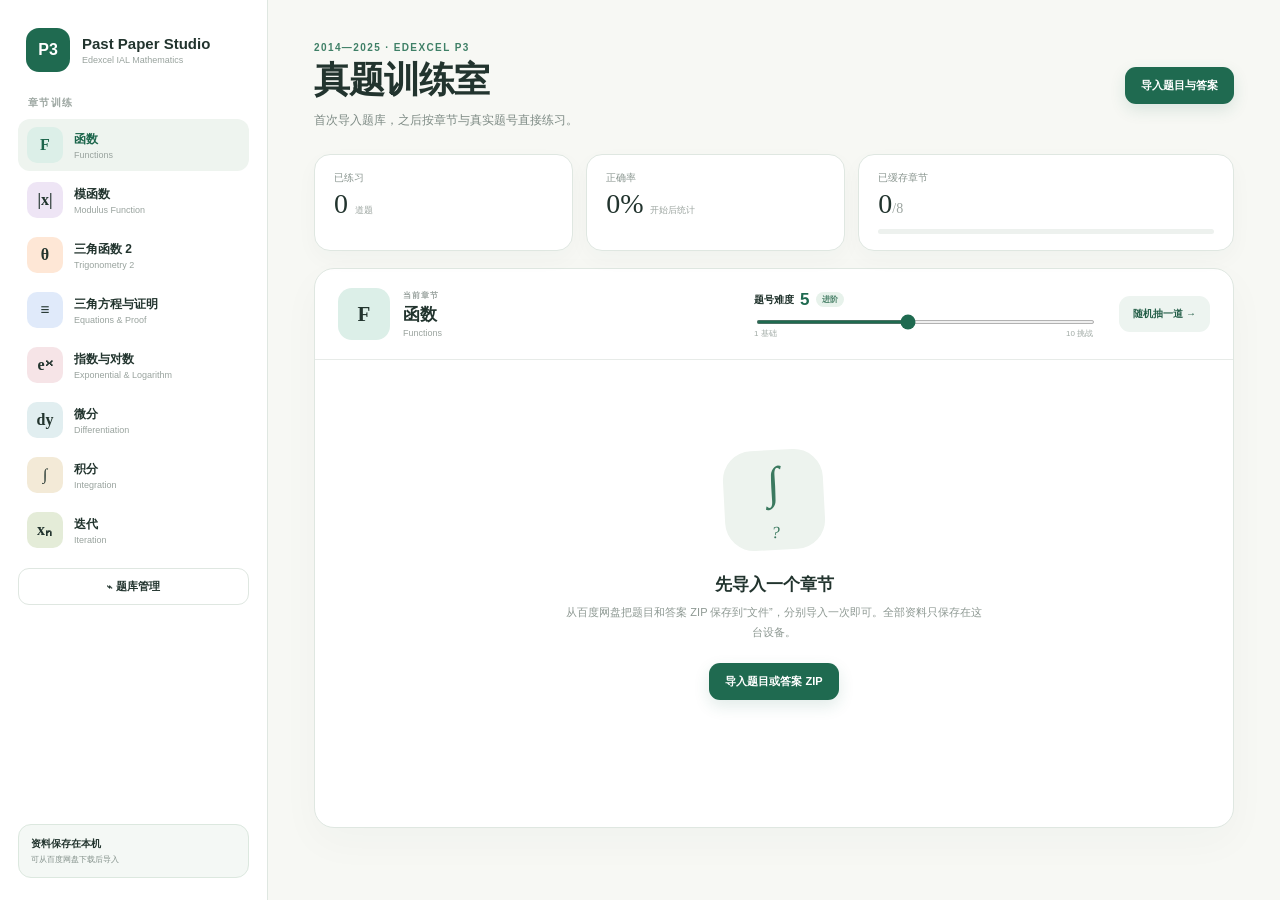
<file: index.html>
<!doctype html>
<html lang="zh-CN">
<head>
  <meta charset="utf-8">
  <meta name="viewport" content="width=device-width,initial-scale=1,viewport-fit=cover">
  <meta name="theme-color" content="#1f6a50">
  <meta name="apple-mobile-web-app-capable" content="yes">
  <meta name="apple-mobile-web-app-status-bar-style" content="default">
  <meta name="apple-mobile-web-app-title" content="P3训练">
  <title>Edexcel P3 真题训练</title>
  <link rel="manifest" href="./manifest.webmanifest">
  <link rel="icon" href="./icon.svg" type="image/svg+xml">
  <link rel="apple-touch-icon" href="./icon-192.png">
  <link rel="stylesheet" href="./styles.css">
</head>
<body>
  <div class="app">
    <aside class="sidebar" id="sidebar">
      <div class="brand">
        <span class="brand-mark">P3</span>
        <span><b>Past Paper Studio</b><small>Edexcel IAL Mathematics</small></span>
      </div>
      <p class="nav-label">章节训练</p>
      <nav id="chapterNav" aria-label="章节"></nav>
      <button class="manager-link" id="openManager">⌁ 题库管理</button>
      <div class="local-note"><b>资料保存在本机</b><small>可从百度网盘下载后导入</small></div>
    </aside>

    <main class="main">
      <header class="topbar">
        <div>
          <p class="eyebrow">2014—2025 · EDEXCEL P3</p>
          <h1>真题训练室</h1>
          <p class="subtitle">首次导入题库，之后按章节与真实题号直接练习。</p>
        </div>
        <button class="primary" id="headerImport">导入题目与答案</button>
      </header>

      <div class="notice hidden" id="notice"><span id="noticeText"></span><button id="closeNotice">×</button></div>

      <section class="stats">
        <article><span>已练习</span><strong id="doneCount">0</strong><small>道题</small></article>
        <article><span>正确率</span><strong id="accuracy">0%</strong><small id="accuracyDetail">开始后统计</small></article>
        <article class="match-stat"><span>已缓存章节</span><strong><span id="matchCount">0</span><em>/8</em></strong><div class="progress"><i id="matchProgress"></i></div></article>
      </section>

      <section class="practice">
        <div class="practice-head">
          <div class="current-title">
            <span class="large-icon" id="largeIcon">F</span>
            <span><small>当前章节</small><b id="chapterZh">函数</b><em id="chapterEn">Functions</em></span>
          </div>
          <div class="difficulty">
            <label>题号难度 <b id="difficultyValue">5</b><span id="difficultyLabel">进阶</span></label>
            <input id="difficulty" type="range" min="1" max="10" value="5">
            <div><span>1 基础</span><span>10 挑战</span></div>
          </div>
          <button class="random" id="randomQuestion">随机抽一道 →</button>
        </div>

        <div class="empty" id="emptyState">
          <div class="empty-icon">∫<sup>?</sup></div>
          <h2>先导入一个章节</h2>
          <p>从百度网盘把题目和答案 ZIP 保存到“文件”，分别导入一次即可。全部资料只保存在这台设备。</p>
          <button class="primary" id="emptyImport">导入题目或答案 ZIP</button>
        </div>

        <div class="viewer hidden" id="viewer">
          <div class="viewer-toolbar">
            <div class="tabs"><button class="active" data-view="question" type="button">题目</button><button data-view="answer" type="button">答案</button></div>
            <span class="question-meta" id="questionMeta">等待抽题</span>
            <div class="viewer-actions">
              <div class="zoom-controls" aria-label="页面缩放">
                <button id="zoomOut" type="button" aria-label="缩小">−</button>
                <button id="zoomReset" type="button">适宽</button>
                <button id="zoomIn" type="button" aria-label="放大">＋</button>
              </div>
              <div class="pager">
                <button id="prevPage" type="button" aria-label="上一页">‹</button>
                <span>第 <input id="pageInput" inputmode="numeric" pattern="[0-9]*" value="2" aria-label="页码"> / <span id="pageTotal">—</span> 页</span>
                <button id="nextPage" type="button" aria-label="下一页">›</button>
              </div>
            </div>
          </div>
          <div class="pdf-stage" id="pdfStage" tabindex="0" aria-label="PDF 页面阅读区">
            <div class="pdf-status" id="pdfLoading" role="status">正在打开页面…</div>
            <canvas id="pdfCanvas" class="hidden" aria-label="当前 PDF 页面"></canvas>
            <div class="pdf-error hidden" id="pdfError" role="alert">
              <b>这页暂时无法显示</b>
              <p id="pdfErrorText">请重试，或打开原 PDF。</p>
              <button id="openOriginal" type="button">打开原 PDF</button>
            </div>
          </div>
          <div class="result-row"><span>这道题做得怎么样？</span><button class="retry" id="retry">需要重做</button><button class="mastered" id="mastered">已经掌握</button></div>
        </div>
      </section>
    </main>
  </div>

  <dialog id="managerDialog">
    <form method="dialog" class="dialog-card">
      <div class="dialog-head"><div><p class="eyebrow">LOCAL LIBRARY</p><h2>题库管理</h2></div><button class="close" value="cancel">×</button></div>
      <p class="dialog-tip"><b>首次设置：</b>先选择题目 ZIP，完成后再选择答案 ZIP。大文件会逐份导入；更新同名章节时自动替换，练习记录不会删除。</p>
      <label class="drop-zone" id="dropZone">选择题目 ZIP、答案 ZIP 或 PDF<input id="fileInput" type="file" accept=".pdf,.zip,application/pdf,application/zip" multiple></label>
      <div class="library-list" id="libraryList"></div>
      <div class="backup-row"><button type="button" id="exportProgress">导出学习记录</button><label>导入学习记录<input id="importProgress" type="file" accept="application/json,.json"></label></div>
    </form>
  </dialog>

  <script src="./app.js"></script>
</body>
</html>
</file>
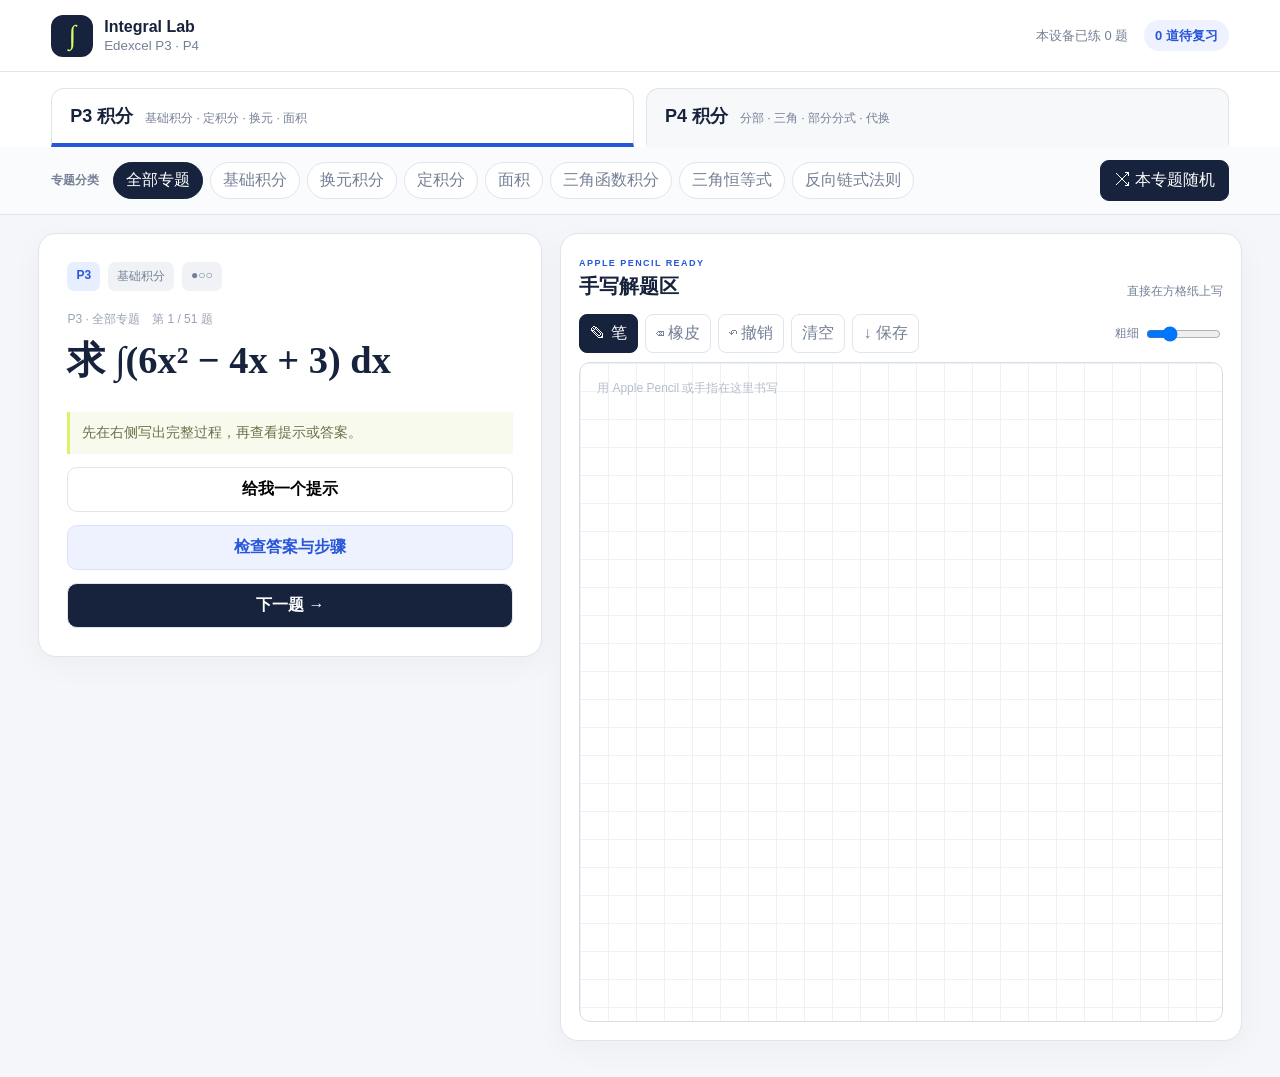
<file: integral-lab/index.html>
<!doctype html>
<html lang="zh-CN">
<head>
  <meta charset="utf-8">
  <meta name="viewport" content="width=device-width,initial-scale=1,viewport-fit=cover,user-scalable=no">
  <meta name="theme-color" content="#17233c">
  <meta name="apple-mobile-web-app-capable" content="yes">
  <meta name="apple-mobile-web-app-title" content="积分训练">
  <title>P3/P4 积分训练</title>
  <link rel="stylesheet" href="./styles.css">
  <link rel="stylesheet" href="./landscape.css">
</head>
<body>
  <header>
    <div class="brand"><b>∫</b><span><strong>Integral Lab</strong><small>Edexcel P3 · P4</small></span></div>
    <div class="stats">本设备已练 <span id="done">0</span> 题 <b><span id="wrong">0</span> 道待复习</b></div>
  </header>

  <section class="paper-tabs" aria-label="试卷选择">
    <button class="active p3" data-paper="P3"><b>P3 积分</b><small>基础积分 · 定积分 · 换元 · 面积</small></button>
    <button data-paper="P4"><b>P4 积分</b><small>分部 · 三角 · 部分分式 · 代换</small></button>
  </section>

  <nav class="topics"><span>专题分类</span><div id="topicButtons"></div><button id="random">⤨ 本专题随机</button></nav>

  <main class="workspace">
    <section class="question-card">
      <div class="meta"><b id="paperBadge">P3</b><span id="topicBadge">基础积分</span><span id="level">●○○</span></div>
      <p id="counter"></p>
      <h1 id="question"></h1>
      <aside>先在右侧写出完整过程，再查看提示或答案。</aside>
      <button class="reveal" id="hintBtn">给我一个提示</button>
      <div class="note hidden" id="hintBox"><b>思路提示</b><p id="hint"></p></div>
      <button class="reveal blue" id="answerBtn">检查答案与步骤</button>
      <div class="solution hidden" id="solution"><b>分步解析</b><ol id="steps"></ol><strong id="finalAnswer"></strong><div class="mark"><span>这题做得怎么样？</span><button id="correct">✓ 做对了</button><button id="incorrect">↺ 加入错题</button></div></div>
      <button class="next" id="next">下一题 →</button>
    </section>

    <section class="pad">
      <div class="padtop"><div><small>APPLE PENCIL READY</small><h2>手写解题区</h2></div><span>直接在方格纸上写</span></div>
      <div class="tools"><button class="active" id="pen">✎ 笔</button><button id="eraser">⌫ 橡皮</button><button id="undo">↶ 撤销</button><button id="clear">清空</button><button id="save">↓ 保存</button><label>粗细 <input id="size" type="range" min="1" max="8" value="3"></label></div>
      <div class="canvas-wrap" id="canvasWrap"><canvas id="canvas"></canvas></div>
    </section>
  </main>
  <script src="./app.js"></script>
</body>
</html>
</file>
<file: styles.css>
:root{--ink:#22342e;--muted:#7d8a84;--green:#1f6a50;--pale:#eef4ef;--line:#dfe7e1;--cream:#f7f8f4;--safe-top:env(safe-area-inset-top);--safe-bottom:env(safe-area-inset-bottom)}
*{box-sizing:border-box}html,body{margin:0;min-height:100%;background:var(--cream);color:var(--ink);font-family:Inter,-apple-system,BlinkMacSystemFont,"Segoe UI","PingFang SC",sans-serif}button,input{font:inherit}button{color:inherit;cursor:pointer}.hidden{display:none!important}.app{min-height:100vh;display:grid;grid-template-columns:268px 1fr}.sidebar{position:sticky;top:0;height:100vh;padding:calc(28px + var(--safe-top)) 18px 22px;background:#fff;border-right:1px solid var(--line);display:flex;flex-direction:column}.brand{display:flex;align-items:center;gap:12px;padding:0 8px 24px}.brand-mark{width:44px;height:44px;border-radius:13px;display:grid;place-items:center;background:var(--green);color:#fff;font-weight:850}.brand span:last-child,.brand b,.brand small{display:block}.brand b{font-size:15px}.brand small{margin-top:3px;color:#99a39e;font-size:9px}.nav-label{margin:0;padding:0 10px 9px;color:#9ca6a1;font-size:10px;font-weight:800;letter-spacing:.13em}.sidebar nav{display:flex;flex-direction:column;gap:3px}.chapter-btn{width:100%;border:0;background:transparent;display:grid;grid-template-columns:36px 1fr 16px;gap:11px;align-items:center;text-align:left;padding:8px 9px;border-radius:12px}.chapter-btn:hover{background:#f4f6f4}.chapter-btn.active{background:var(--pale);color:#1b654b}.chapter-btn .icon{width:36px;height:36px;border-radius:10px;display:grid;place-items:center;font:700 16px Georgia,serif}.chapter-btn b,.chapter-btn small{display:block}.chapter-btn b{font-size:12px}.chapter-btn small{margin-top:2px;color:#99a39e;font-size:9px}.chapter-btn .ready{color:#3b896a}.manager-link{margin-top:12px;border:1px solid var(--line);background:#fff;padding:10px;border-radius:11px;font-size:11px;font-weight:700}.local-note{margin-top:auto;border:1px solid #dce8df;background:#f4f8f5;padding:12px;border-radius:13px}.local-note b,.local-note small{display:block}.local-note b{font-size:10px}.local-note small{margin-top:3px;color:#84918b;font-size:8px}.main{width:min(1180px,100%);margin:0 auto;padding:calc(42px + var(--safe-top)) 46px calc(70px + var(--safe-bottom))}.topbar{display:flex;justify-content:space-between;gap:30px;align-items:center;margin-bottom:25px}.eyebrow{margin:0;color:#3f8067;font-size:10px;font-weight:850;letter-spacing:.14em}.topbar h1{margin:3px 0 7px;font:600 36px Georgia,"Songti SC",serif;letter-spacing:-.03em}.subtitle{margin:0;color:var(--muted);font-size:12px}.primary{border:0;border-radius:11px;padding:11px 16px;background:var(--green);color:#fff;font-size:11px;font-weight:750;box-shadow:0 6px 16px #1f6a5022}.notice{display:flex;align-items:center;justify-content:space-between;margin:-8px 0 16px;padding:10px 14px;border:1px solid #d4e8da;border-radius:11px;background:#e9f4ec;color:#236349;font-size:11px}.notice button{border:0;background:transparent;font-size:18px}.stats{display:grid;grid-template-columns:1fr 1fr 1.45fr;gap:13px;margin-bottom:17px}.stats article{min-height:88px;background:#fff;border:1px solid var(--line);border-radius:16px;padding:16px 19px;box-shadow:0 8px 22px #2c463a08}.stats article>span{display:block;margin-bottom:3px;color:#8a9690;font-size:10px}.stats strong{font:500 28px Georgia,serif}.stats small{margin-left:7px;color:#9ba49f;font-size:9px}.stats em{color:#9ba49f;font-size:14px;font-style:normal}.progress{height:5px;margin-top:9px;overflow:hidden;border-radius:99px;background:#edf1ee}.progress i{display:block;width:0;height:100%;border-radius:99px;background:#4e9678;transition:width .25s}.practice{min-height:560px;overflow:hidden;background:#fff;border:1px solid var(--line);border-radius:20px;box-shadow:0 14px 40px #2d433908}.practice-head{display:grid;grid-template-columns:1.15fr 1fr auto;gap:26px;align-items:center;padding:19px 23px;border-bottom:1px solid #e7ebe8}.current-title{display:flex;align-items:center;gap:13px}.large-icon{width:52px;height:52px;border-radius:14px;display:grid;place-items:center;background:#dcefe8;font:700 21px Georgia,serif}.current-title>span:last-child,.current-title small,.current-title b,.current-title em{display:block}.current-title small{color:#9aa39f;font-size:8px;font-weight:700;letter-spacing:.12em}.current-title b{margin-top:2px;font-size:17px}.current-title em{margin-top:2px;color:#9ba49f;font-size:9px;font-style:normal}.difficulty label{display:flex;align-items:center;gap:6px;font-size:10px;font-weight:700}.difficulty label b{color:var(--green);font-size:17px}.difficulty label span{padding:2px 6px;border-radius:9px;background:#e7f2eb;color:#498068;font-size:8px}.difficulty input{width:100%;height:4px;accent-color:var(--green)}.difficulty>div{display:flex;justify-content:space-between;color:#a0aaa5;font-size:8px}.random{border:0;border-radius:11px;padding:11px 14px;background:#edf4f0;color:#245e48;font-size:10px;font-weight:750;white-space:nowrap}.empty{min-height:430px;display:flex;flex-direction:column;align-items:center;justify-content:center;padding:38px;text-align:center}.empty-icon{width:100px;height:100px;border-radius:29px;display:grid;place-items:center;background:#edf3ee;color:#3b795f;font:italic 45px Georgia,serif;transform:rotate(-3deg)}.empty-icon sup{font-size:17px}.empty h2{margin:23px 0 7px;font-size:17px}.empty p{max-width:420px;margin:0 0 20px;color:#8d9892;font-size:11px;line-height:1.8}.viewer{padding:13px 17px 17px;background:#f4f6f3}.viewer-toolbar{display:flex;align-items:center;justify-content:space-between;margin-bottom:11px}.tabs{display:flex;padding:3px;border-radius:10px;background:#e6ece8}.tabs button{border:0;border-radius:8px;background:transparent;padding:7px 18px;color:#728078;font-size:10px}.tabs button.active{background:#fff;color:#255e49;font-weight:750;box-shadow:0 2px 7px #2b473b12}.pager{display:flex;align-items:center;gap:8px;color:#78847e;font-size:10px}.pager button{width:29px;height:29px;border:1px solid #dce3de;border-radius:8px;background:#fff;font-size:18px}.pager input{width:38px;border:1px solid #dce3de;border-radius:7px;padding:4px;text-align:center}.viewer iframe{width:100%;height:660px;border:1px solid #d9e0db;border-radius:12px;background:#fff}.result-row{margin-top:11px;display:flex;align-items:center;justify-content:flex-end;gap:8px}.result-row>span{margin-right:auto;color:#7f8b85;font-size:9px}.result-row button{border-radius:9px;padding:8px 13px;font-size:9px;font-weight:750}.retry{border:1px solid #e6c9c9;background:#fff;color:#a15c5c}.mastered{border:1px solid var(--green);background:var(--green);color:#fff}dialog{width:min(680px,calc(100% - 24px));max-height:88vh;border:0;border-radius:20px;padding:0;box-shadow:0 24px 80px #1d332a44}dialog::backdrop{background:#1d2d2788;backdrop-filter:blur(3px)}.dialog-card{padding:25px}.dialog-head{display:flex;justify-content:space-between;align-items:flex-start}.dialog-head h2{margin:3px 0 0;font:600 25px Georgia,"Songti SC",serif}.close{width:34px;height:34px;border:1px solid var(--line);border-radius:9px;background:#fff;font-size:20px}.dialog-tip{margin:18px 0;padding:11px 13px;border-radius:11px;background:#f0f5f1;color:#68766f;font-size:10px;line-height:1.7}.drop-zone{position:relative;display:grid;place-items:center;min-height:94px;border:1.5px dashed #9db7a9;border-radius:14px;background:#f9fbf9;color:#2e7157;font-size:11px;font-weight:750;cursor:pointer}.drop-zone.drag{background:#eaf4ed}.drop-zone input{position:absolute;inset:0;opacity:0}.library-list{display:grid;gap:8px;margin:15px 0;max-height:300px;overflow:auto}.library-item{display:grid;grid-template-columns:1fr auto;gap:12px;align-items:center;padding:10px 12px;border:1px solid var(--line);border-radius:11px}.library-item b,.library-item small{display:block}.library-item b{font-size:11px}.library-item small{margin-top:3px;color:#8b9791;font-size:9px}.library-item button{border:1px solid #e5c7c7;border-radius:8px;background:#fff;color:#9b5757;padding:6px 8px;font-size:9px}.backup-row{display:flex;gap:8px;flex-wrap:wrap}.backup-row button,.backup-row label{position:relative;overflow:hidden;border:1px solid var(--line);border-radius:9px;background:#fff;padding:8px 11px;font-size:9px;font-weight:700}.backup-row input{position:absolute;inset:0;opacity:0}
@media(max-width:920px){.app{grid-template-columns:1fr}.sidebar{position:static;height:auto;padding:calc(15px + var(--safe-top)) 15px 13px}.brand{padding-bottom:12px}.nav-label,.local-note{display:none}.sidebar nav{display:grid;grid-template-columns:repeat(4,1fr)}.chapter-btn{grid-template-columns:32px 1fr;padding:6px}.chapter-btn .icon{width:32px;height:32px}.chapter-btn .ready{display:none}.manager-link{margin-top:9px}.main{padding:25px 20px calc(50px + var(--safe-bottom))}.practice-head{grid-template-columns:1fr 1fr}.random{grid-column:1/-1}.stats{grid-template-columns:1fr 1fr}.match-stat{grid-column:1/-1}}
@media(max-width:620px){.sidebar nav{grid-template-columns:repeat(2,1fr)}.main{padding:22px 12px calc(40px + var(--safe-bottom))}.topbar{align-items:flex-start;flex-direction:column}.topbar h1{font-size:31px}.stats{gap:7px}.practice-head{grid-template-columns:1fr}.random{grid-column:auto}.viewer{padding:9px}.viewer-toolbar{align-items:flex-start;gap:8px}.viewer iframe{height:62vh}.result-row{flex-wrap:wrap}.result-row>span{width:100%;margin-bottom:2px}}
.viewer-toolbar{display:grid;grid-template-columns:auto 1fr auto;align-items:center;justify-content:normal;gap:10px}.question-meta{justify-self:center;padding:5px 9px;border-radius:99px;background:#e8f3ec;color:#2f7358;font-size:9px;font-weight:700}.question-meta.estimated{background:#f5ecdc;color:#88682e}.library-item b em{display:inline-block;margin-left:4px;padding:2px 5px;border-radius:7px;background:#fff0d8;color:#95691f;font-size:8px;font-style:normal}
@media(max-width:620px){.viewer-toolbar{grid-template-columns:1fr auto;align-items:start}.question-meta{grid-column:1/-1;grid-row:2;justify-self:start}}

/* Cross-device PDF canvas viewer */
.viewer-toolbar{grid-template-columns:auto minmax(150px,1fr) auto;gap:12px}.viewer-actions{display:flex;align-items:center;justify-content:flex-end;gap:10px}.zoom-controls{display:flex;align-items:center;gap:3px;padding:3px;border-radius:10px;background:#e6ece8}.zoom-controls button{min-width:34px;height:30px;border:0;border-radius:8px;background:transparent;color:#52625a;font-size:13px}.zoom-controls button:nth-child(2){min-width:48px;font-size:9px;font-weight:750}.zoom-controls button:hover,.zoom-controls button:focus-visible{background:#fff}.zoom-controls button:disabled,.pager button:disabled{cursor:default;opacity:.38}.pager span{white-space:nowrap}.pdf-stage{position:relative;width:100%;height:clamp(500px,72vh,760px);overflow:auto;border:1px solid #d9e0db;border-radius:12px;background:#dfe4e1;overscroll-behavior:contain;-webkit-overflow-scrolling:touch;scrollbar-gutter:stable}.pdf-stage:focus-visible{outline:3px solid #6fa78f;outline-offset:2px}.pdf-stage canvas{display:block;margin:14px auto;background:#fff;box-shadow:0 5px 24px #243d3233}.pdf-status,.pdf-error{position:absolute;inset:0;z-index:2;display:grid;place-content:center;justify-items:center;padding:24px;text-align:center;color:#65736c;font-size:11px}.pdf-status::before{content:"";width:25px;height:25px;margin:0 auto 11px;border:3px solid #c8d5ce;border-top-color:#2f7258;border-radius:50%;animation:pdf-spin .75s linear infinite}.pdf-error{background:#f5f7f5}.pdf-error b{color:#394840;font-size:14px}.pdf-error p{max-width:420px;margin:8px 0 15px;line-height:1.7}.pdf-error button{border:1px solid #bfd2c7;border-radius:9px;background:#fff;padding:9px 13px;color:#245f48;font-size:10px;font-weight:750}@keyframes pdf-spin{to{transform:rotate(360deg)}}

@media(max-width:820px){.viewer-toolbar{grid-template-columns:auto 1fr}.question-meta{justify-self:end}.viewer-actions{grid-column:1/-1;width:100%;justify-content:space-between}}
@media(max-width:620px){.viewer-toolbar{grid-template-columns:1fr;gap:8px}.tabs,.question-meta{grid-column:auto;grid-row:auto;justify-self:start}.viewer-actions{gap:7px}.zoom-controls button{min-width:33px}.pager{gap:5px}.pager button{width:34px;height:34px}.pager input{width:34px}.pdf-stage{height:62vh;min-height:390px}.pdf-stage canvas{margin:9px auto}.pdf-error{padding:18px}}
</file>
<file: integral-lab/styles.css>
:root{--ink:#17233c;--muted:#758096;--line:#dfe4ed;--blue:#2756d8;--bg:#f4f6f9}*{box-sizing:border-box}html,body{margin:0;background:var(--bg);color:var(--ink);font-family:Inter,-apple-system,BlinkMacSystemFont,"Segoe UI","PingFang SC",sans-serif}button,input{font:inherit}button{cursor:pointer}header{height:72px;background:#fff;border-bottom:1px solid var(--line);display:flex;align-items:center;justify-content:space-between;padding:0 clamp(18px,4vw,56px)}.brand{display:flex;align-items:center;gap:11px}.brand>b{display:grid;place-items:center;width:42px;height:42px;border-radius:12px;background:var(--ink);color:#dafa69;font:700 27px Georgia}.brand strong,.brand small{display:block}.brand small{color:var(--muted);margin-top:2px}.stats{font-size:13px;color:var(--muted)}.stats>b{background:#eef2ff;color:var(--blue);padding:8px 11px;border-radius:99px;margin-left:12px}.paper-tabs{display:grid;grid-template-columns:1fr 1fr;background:#fff;padding:16px clamp(18px,4vw,56px) 0;gap:12px}.paper-tabs button{display:flex;align-items:baseline;gap:12px;text-align:left;border:1px solid var(--line);border-bottom:4px solid transparent;border-radius:13px 13px 0 0;background:#f7f8fa;padding:15px 18px;color:var(--muted)}.paper-tabs b{font-size:18px;color:var(--ink)}.paper-tabs small{font-size:12px}.paper-tabs .active{background:#fff}.paper-tabs .active.p3{border-bottom-color:#2756d8}.paper-tabs .active:not(.p3){border-bottom-color:#7a3fd0}.topics{display:flex;align-items:center;gap:12px;padding:13px clamp(18px,4vw,56px);background:#fafbfc;border-bottom:1px solid var(--line)}.topics>span{font-size:12px;font-weight:800;color:var(--muted);white-space:nowrap}.topics>div{display:flex;gap:7px;overflow-x:auto;padding:2px}.topics button{border:1px solid var(--line);border-radius:99px;background:#fff;padding:7px 12px;color:var(--muted);white-space:nowrap}.topics button.active{background:var(--ink);border-color:var(--ink);color:#fff}#random{margin-left:auto;background:var(--ink);border-color:var(--ink);border-radius:9px;color:#fff;padding:9px 13px}.workspace{max-width:1550px;margin:auto;padding:18px clamp(14px,3vw,40px) 36px;display:grid;grid-template-columns:minmax(340px,.85fr) minmax(480px,1.15fr);gap:18px}.question-card,.pad{background:#fff;border:1px solid var(--line);border-radius:18px;box-shadow:0 8px 30px #26324d0a}.question-card{padding:28px;align-self:start}.meta{display:flex;gap:8px}.meta>*{font-size:12px;background:#f0f2f6;color:var(--muted);padding:6px 9px;border-radius:7px}.meta>b{background:#e7efff;color:#2756d8}.question-card>p{color:#9aa2b4;font-size:12px;margin:20px 0 6px}.question-card h1{font:600 clamp(27px,3vw,39px)/1.4 Georgia,"Times New Roman",serif;margin:5px 0 24px}.question-card aside{border-left:3px solid #d9f36b;background:#f8faee;padding:12px;color:#687248;font-size:14px}.reveal,.next{width:100%;margin-top:13px;padding:11px;border:1px solid var(--line);border-radius:10px;background:#fff;font-weight:700}.reveal.blue{background:#eef2ff;color:var(--blue);border-color:#d9e1ff}.next{background:var(--ink);color:#fff}.note,.solution{margin-top:9px;padding:14px;background:#fafbfc;border:1px solid var(--line);border-radius:10px;font-size:14px;line-height:1.7}.note p{margin:5px 0 0}.hidden{display:none}.solution ol{padding-left:22px}.solution>strong{display:block;background:#eaf6d3;padding:9px 11px;border-radius:8px;font:600 17px Georgia}.mark{display:flex;flex-wrap:wrap;gap:7px;margin-top:13px}.mark span{width:100%;color:var(--muted)}.mark button{background:#fff;border:1px solid var(--line);border-radius:8px;padding:7px 10px}.pad{padding:18px;min-width:0}.padtop{display:flex;align-items:end;justify-content:space-between;padding-bottom:14px}.padtop small{font-size:9px;letter-spacing:.16em;color:var(--blue);font-weight:800}.padtop h2{font-size:20px;margin:3px 0 0}.padtop>span{font-size:12px;color:var(--muted)}.tools{display:flex;align-items:center;flex-wrap:wrap;gap:7px;margin-bottom:9px}.tools button{background:#fff;border:1px solid var(--line);border-radius:8px;padding:8px 10px;color:var(--muted)}.tools button.active{background:var(--ink);border-color:var(--ink);color:#fff}.tools label{display:flex;align-items:center;gap:5px;margin-left:auto;color:var(--muted);font-size:12px}.tools input{width:75px}.canvas-wrap{height:calc(100vh - 240px);min-height:480px;overflow:hidden;border:1px solid #d8dee8;border-radius:11px;background-color:#fff;background-image:linear-gradient(#edf0f5 1px,transparent 1px),linear-gradient(90deg,#edf0f5 1px,transparent 1px);background-size:28px 28px;position:relative}.canvas-wrap:before{content:"用 Apple Pencil 或手指在这里书写";position:absolute;top:17px;left:17px;color:#b6bdca;font-size:12px}.canvas-wrap canvas{display:block;position:relative;z-index:1;touch-action:none}@media(max-width:900px){header{height:65px}.stats{font-size:0}.stats>b{font-size:12px}.workspace{grid-template-columns:1fr;padding:12px}.question-card{padding:21px}.canvas-wrap{height:58vh;min-height:500px}.tools label{margin-left:0}}@media(max-width:540px){.brand small{display:none}.paper-tabs{padding:10px 10px 0;gap:7px}.paper-tabs button{display:block;padding:11px}.paper-tabs small{display:block;margin-top:3px}.topics{flex-wrap:wrap;padding:10px}.topics>div{width:100%;order:2}.topics #random{margin-left:auto}.question-card h1{font-size:27px}.pad{padding:12px}.canvas-wrap{min-height:460px}}
</file>
<file: integral-lab/landscape.css>
@media (orientation: landscape) and (min-width: 700px) and (max-width: 1100px) {
  header { height: 54px; }
  .brand > b { width: 36px; height: 36px; }
  .paper-tabs { padding-top: 8px; }
  .paper-tabs button { padding: 9px 13px; }
  .paper-tabs small { display: none; }
  .topics { padding: 8px 14px; }
  .workspace {
    grid-template-columns: minmax(285px, .78fr) minmax(390px, 1.22fr);
    gap: 12px;
    padding: 12px;
  }
  .question-card {
    position: sticky;
    top: 10px;
    max-height: calc(100vh - 20px);
    overflow-y: auto;
    padding: 18px;
  }
  .question-card > p { margin-top: 12px; }
  .question-card h1 { font-size: 26px; margin-bottom: 14px; }
  .question-card aside { padding: 9px; }
  .reveal, .next { margin-top: 9px; padding: 9px; }
  .pad { padding: 12px; }
  .padtop { padding-bottom: 8px; }
  .tools { gap: 5px; margin-bottom: 7px; }
  .tools button { padding: 7px 8px; }
  .canvas-wrap { height: calc(100vh - 105px); min-height: 430px; }
}
</file>
